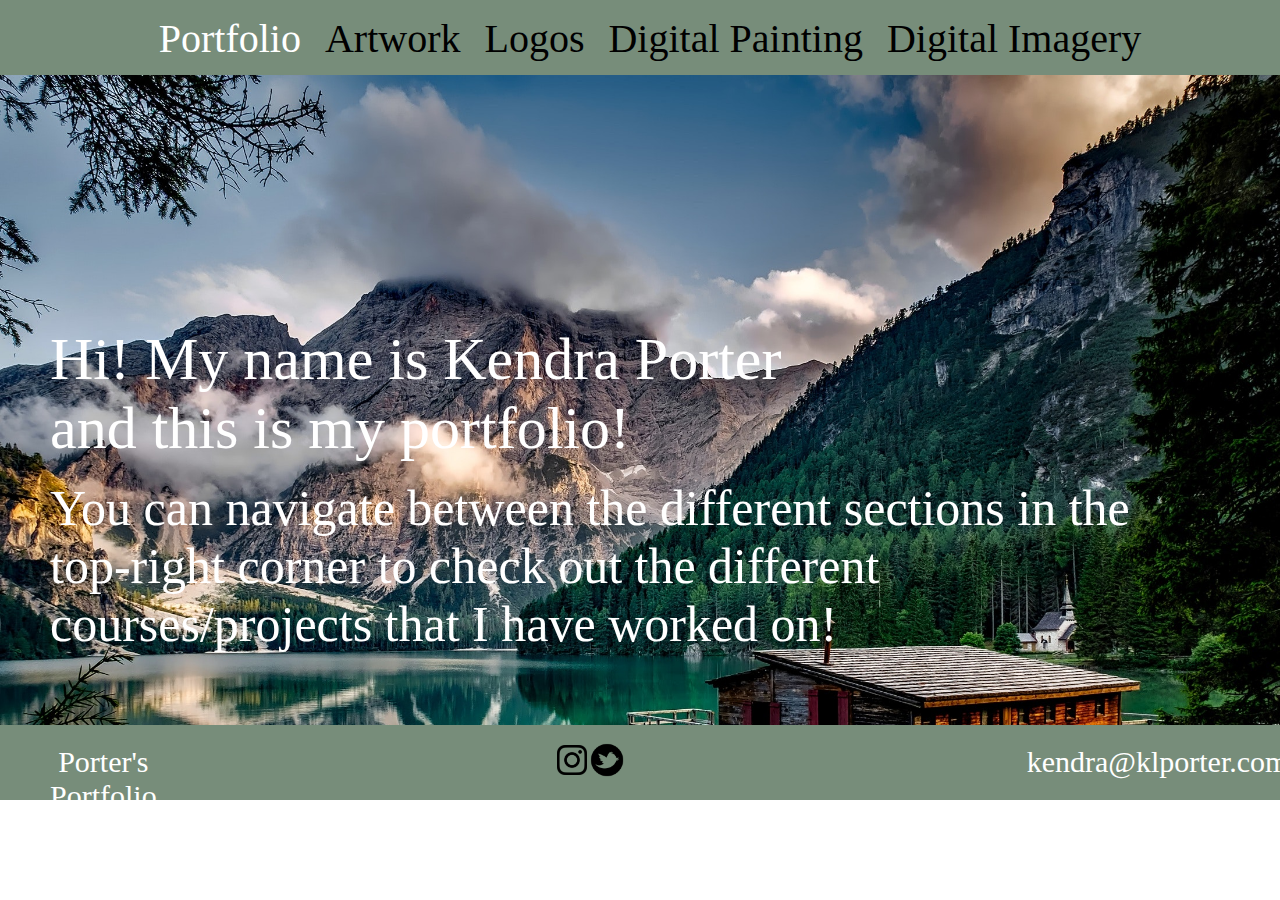
<file: index.html>
<!DOCTYPE html>
<html lang="en">
<head>
    <meta charset="UTF-8">
    <meta http-equiv="X-UA-Compatible" content="IE=edge">
    <meta name="viewport" content="width=device-width, initial-scale=1.0">
    <title>Portfolio</title>
    <link rel="stylesheet" href="./css/styles.css" />

</head>
<body>
    <nav>
        <a class="title-chosen" href="index.html">Portfolio</a>
        <a class="header-links" href="artwork.html">Artwork</a>
        <a class="header-links" href="logos.html">Logos</a>
        <a class="header-links" href="digital-painting.html">Digital Painting</a>
        <a class="header-links" href="digital-imagery.html">Digital Imagery</a>
    </nav>

    <div class="index-body">
        <h1 class="index-intro">Hi! My name is Kendra Porter<br>and this is my portfolio!</h1>
        <h3 class="index-para">You can navigate between the different sections in the<br> top-right corner to check out the different<br> courses/projects that I have worked on!</h3>
    </div>

    <footer>
        <h3 class="footer-title">Porter's Portfolio</h3>
        <a href="https://www.instagram.com/klporter1219/?hl=en"><img class="instagram-footer" src="images/instagram.png" alt="Instagram Logo"></a>
        <a href="https://twitter.com/klporter1219"><img class="twitter-footer" src="images/twitter.png" alt="Twitter Logo"></a>
        <h3 class="email">kendra@klporter.com</h3>
    </footer>
</body>
</html>
</file>
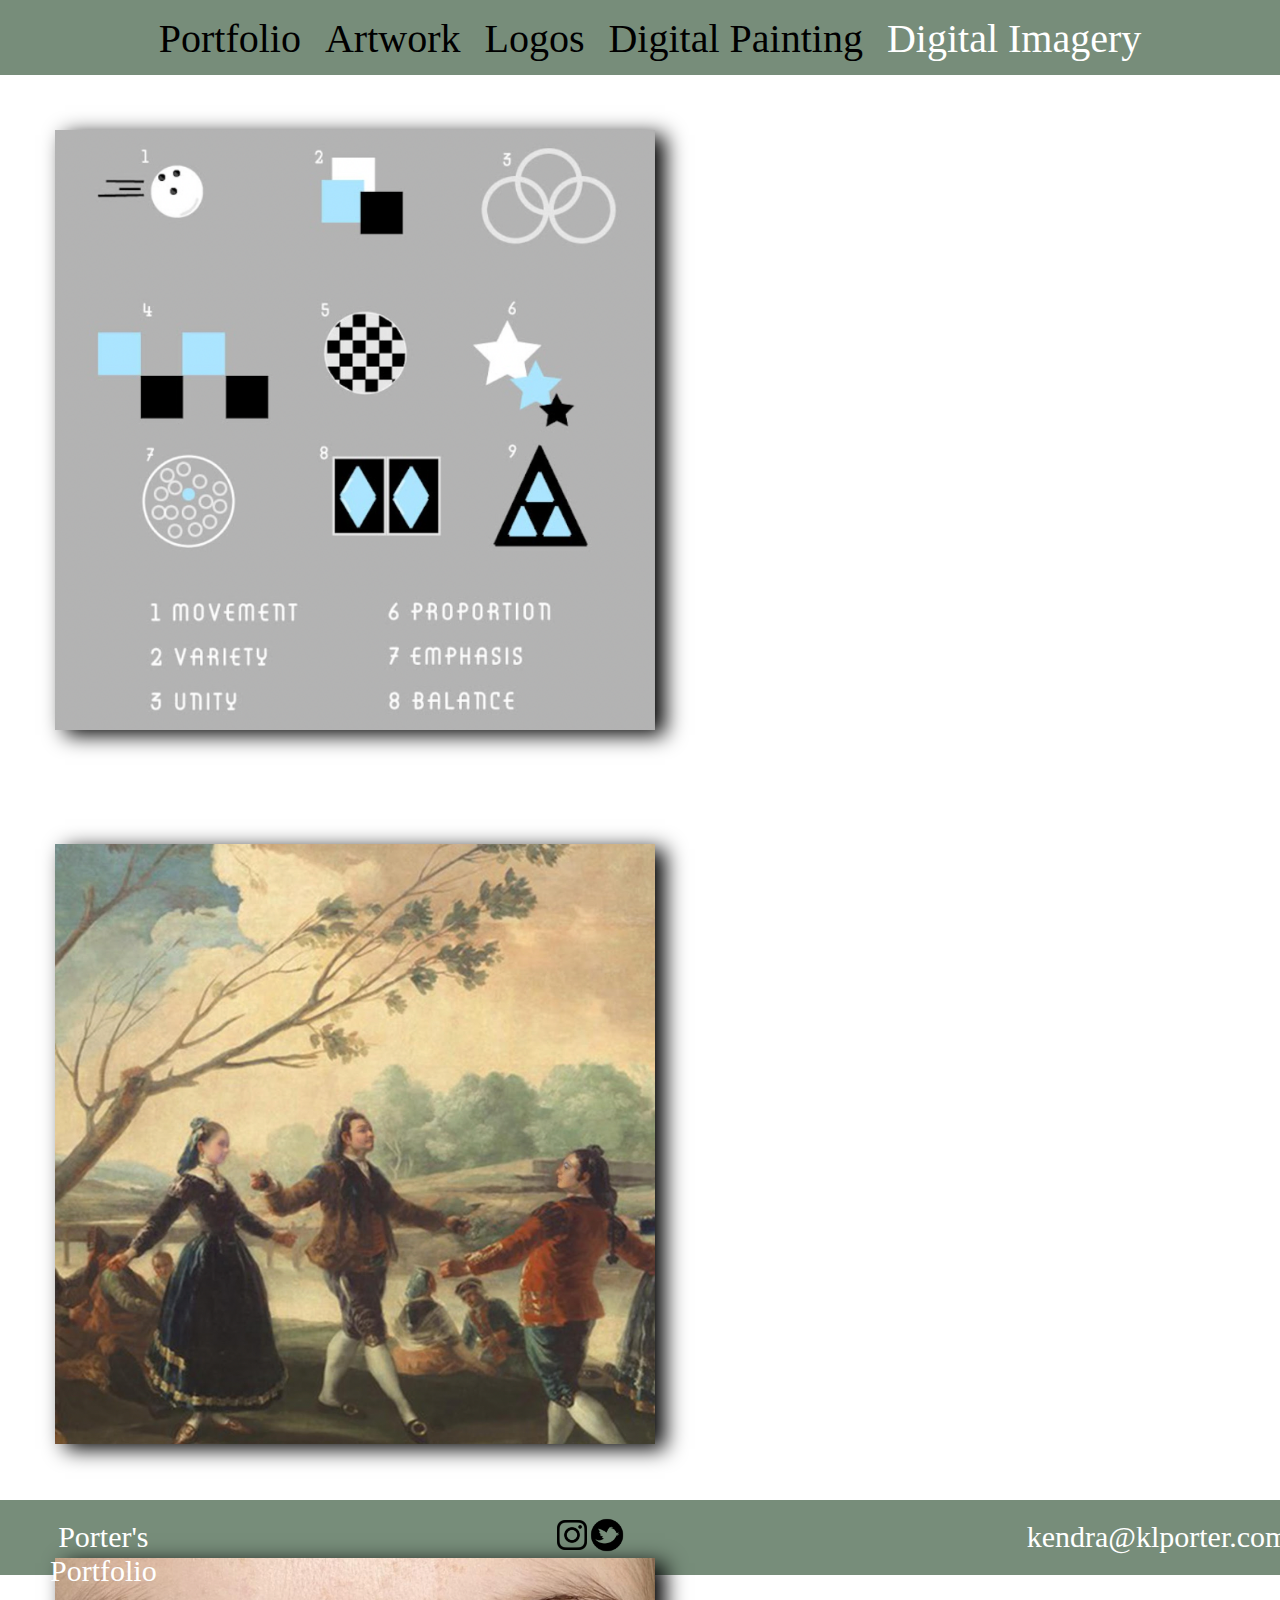
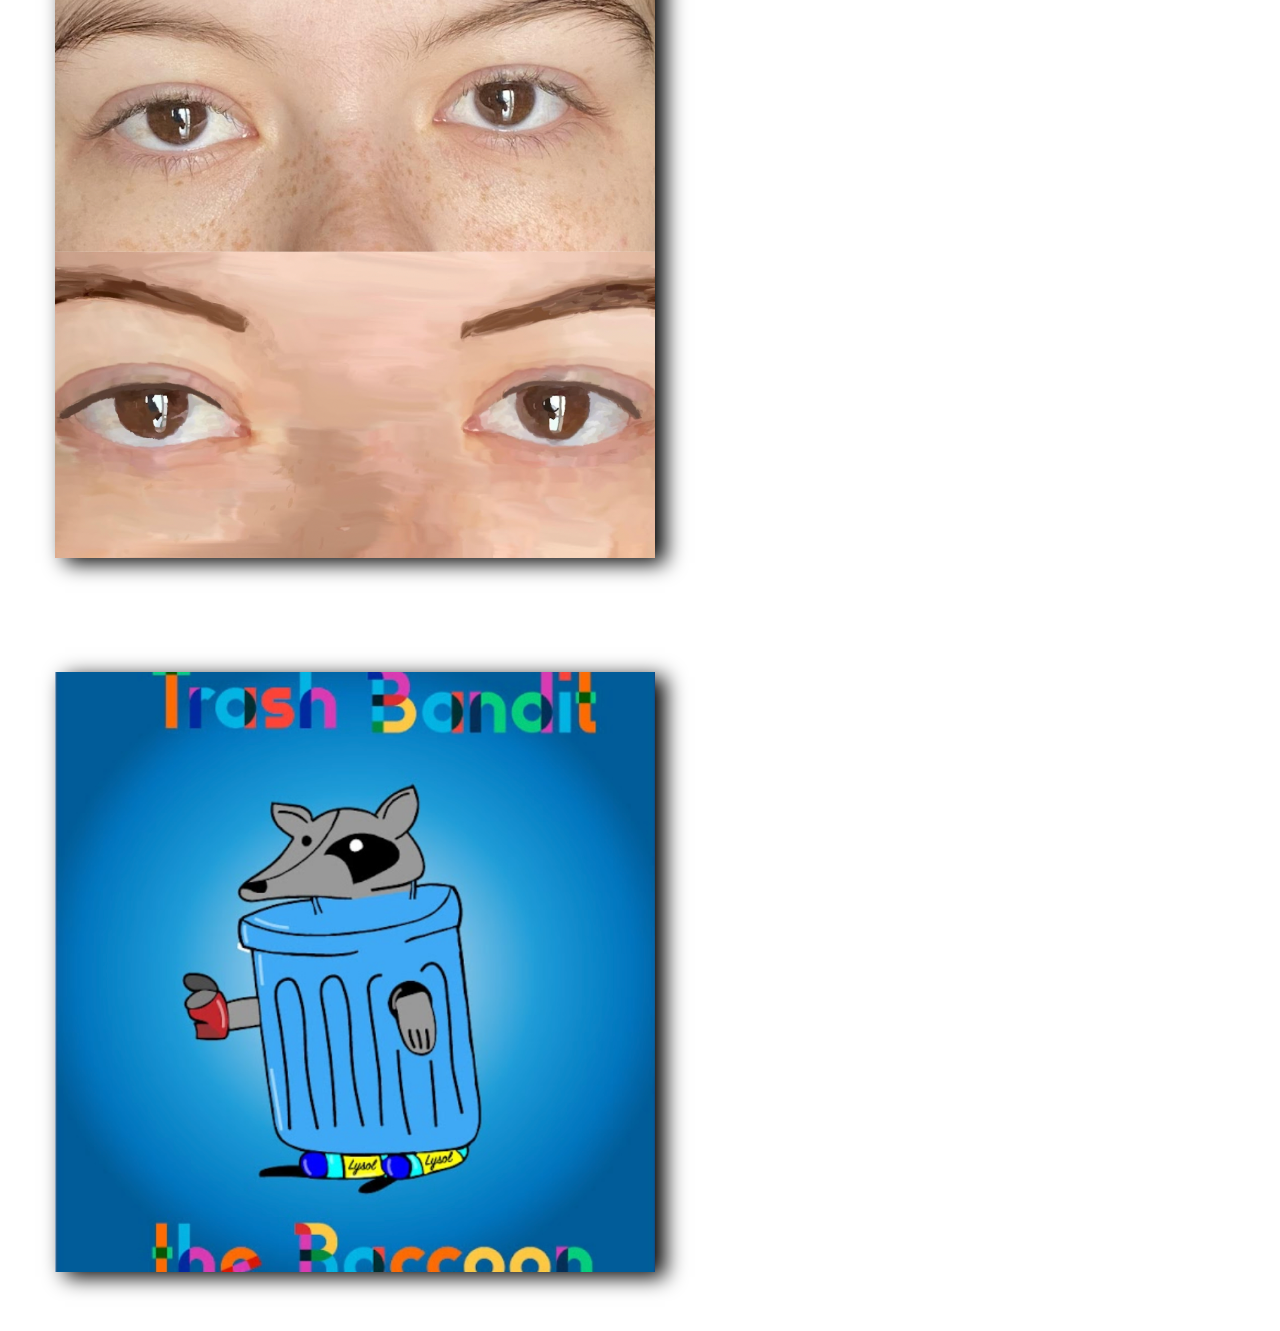
<file: digital-imagery.html>
<!DOCTYPE html>
<html lang="en">
<head>
    <meta charset="UTF-8">
    <meta http-equiv="X-UA-Compatible" content="IE=edge">
    <meta name="viewport" content="width=device-width, initial-scale=1.0">
    <title>Digital Imagery Course</title>
    <link rel="stylesheet" href="./css/styles.css" />
    
</head>
<body>
    <nav>
        <a class="header-links" href="index.html">Portfolio</a>
        <a class="header-links" href="artwork.html">Artwork</a>
        <a class="header-links" href="logos.html">Logos</a>
        <a class="header-links" href="digital-painting.html">Digital Painting</a>
        <a class="title-chosen" href="digital-imagery.html">Digital Imagery</a>
    </nav>

    <div class="digital-imagery-body">
        <img src="images/principles-of-design.png" alt="Principles Of Design Project" class="digital-imagery">
        <img src="images/time-travel.png" alt="Principles Of Design Project" class="digital-imagery">
        <img src="images/midterm-project.png" alt="Principles Of Design Project" class="digital-imagery">
        <img src="images/raccoon-bandit.png" alt="Raccoon Bandit" class="digital-imagery">
    </div>

    <footer>
        <h3 class="footer-title">Porter's Portfolio</h3>
        <a href="https://www.instagram.com/klporter1219/?hl=en"><img class="instagram-footer" src="images/instagram.png" alt="Instagram Logo"></a>
        <a href="https://twitter.com/klporter1219"><img class="twitter-footer" src="images/twitter.png" alt="Twitter Logo"></a>
        <h3 class="email">kendra@klporter.com</h3>
    </footer>
</body>
</html>
</file>
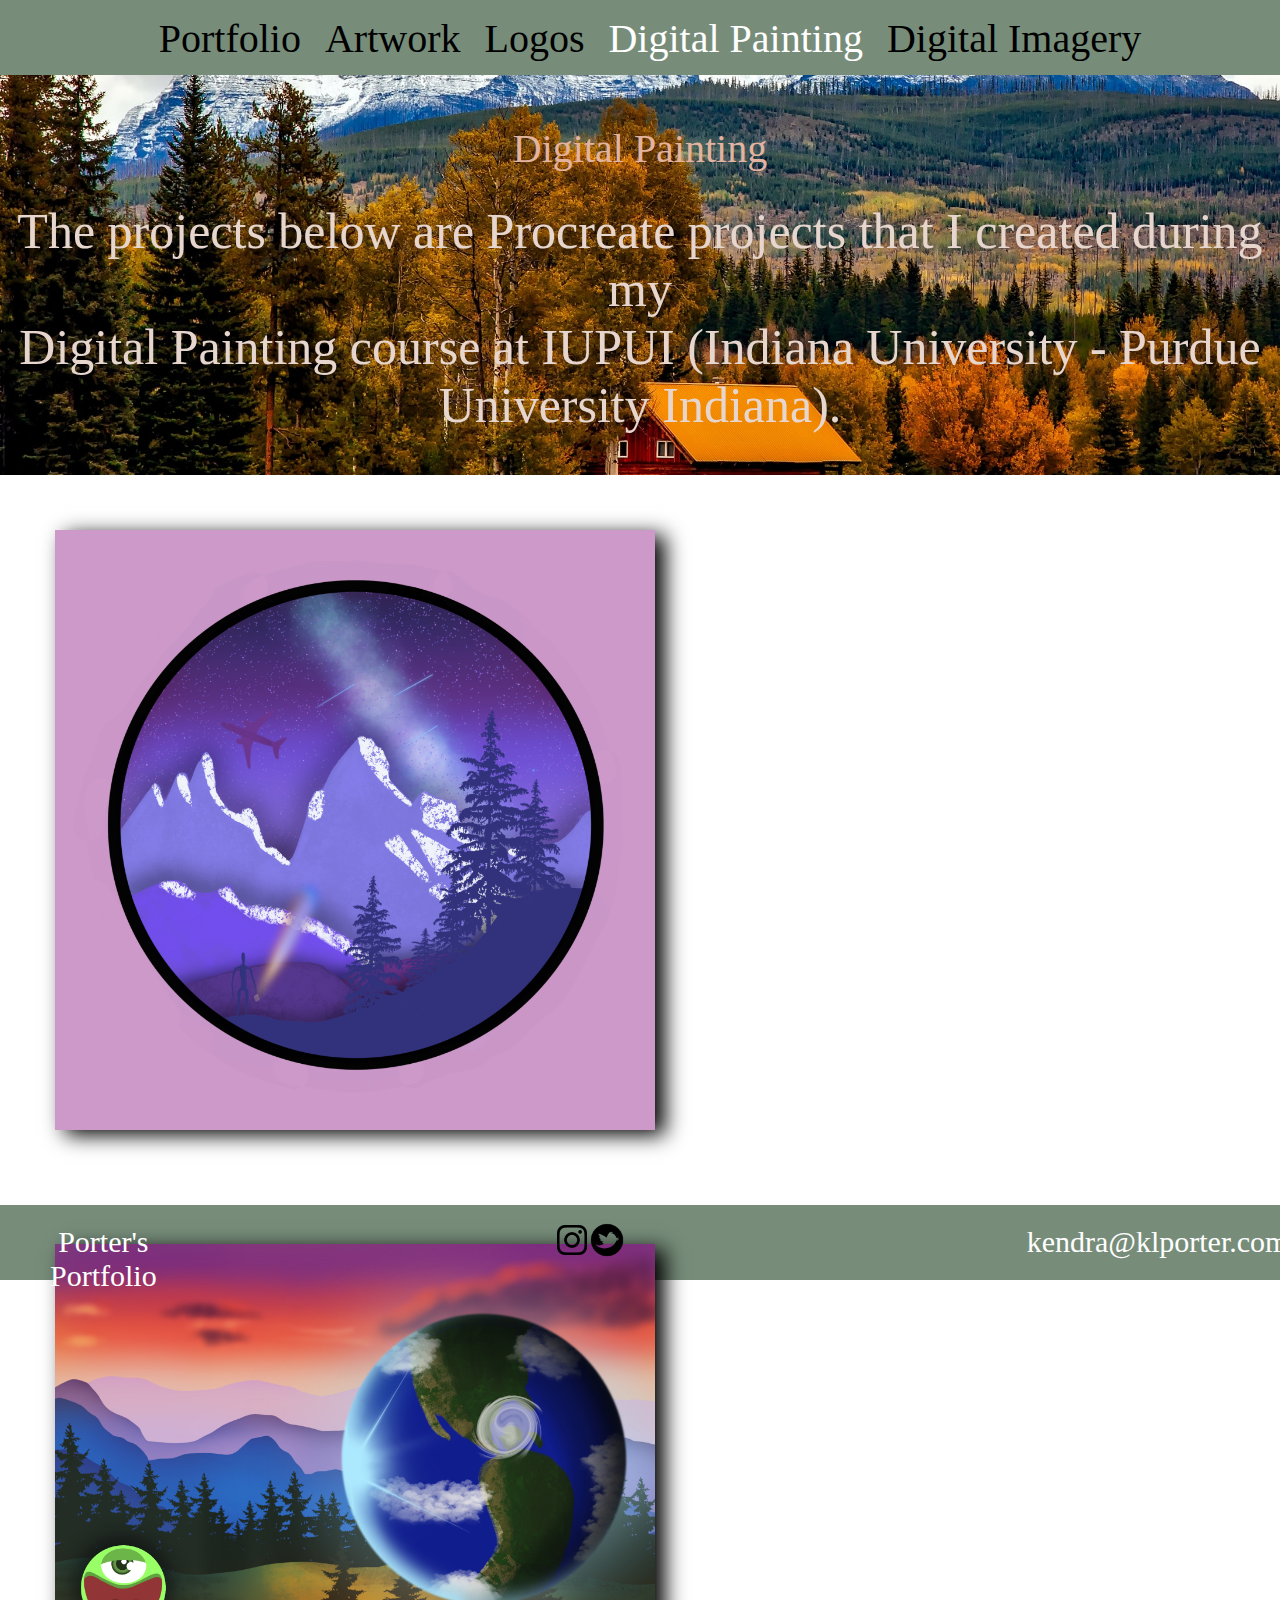
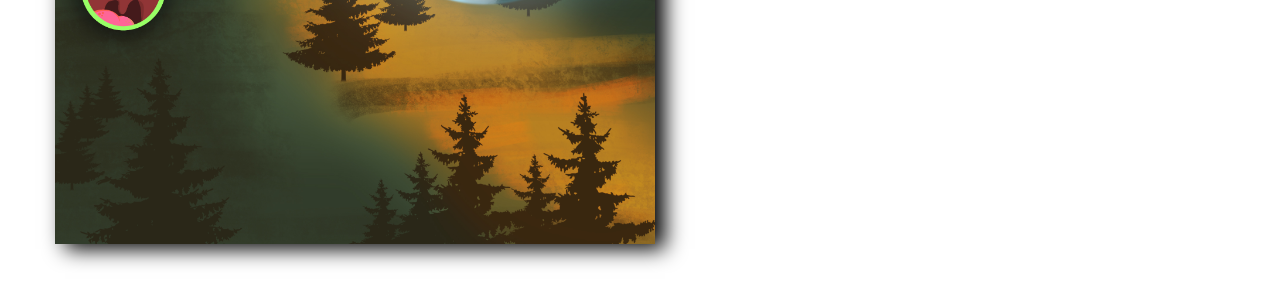
<file: digital-painting.html>
<!DOCTYPE html>
<html lang="en">
<head>
    <meta charset="UTF-8">
    <meta http-equiv="X-UA-Compatible" content="IE=edge">
    <meta name="viewport" content="width=device-width, initial-scale=1.0">
    <title>Digital Painting Course</title>
    <link rel="stylesheet" href="./css/styles.css" />
    
</head>
<body>
    <nav>
        <a class="header-links" href="index.html">Portfolio</a>
        <a class="header-links" href="artwork.html">Artwork</a>
        <a class="header-links" href="logos.html">Logos</a>
        <a class="title-chosen" href="digital-painting.html">Digital Painting</a>
        <a class="header-links" href="digital-imagery.html">Digital Imagery</a>
    </nav>

    <div class="digital-paragraph">
        <h6 class="subtitle-logos">Digital Painting</h6>
        <h1 class="digital-title">The projects below are Procreate projects that I created during my<br> Digital Painting course at IUPUI (Indiana University - Purdue<br> University Indiana).</h1>
    </div>

    <div class="digital-painting-body">
        <img src="images/Porter_Assignment5.jpeg" alt="Porter Assignment 5" class="digital-painting">
        <img src="images/Porter_Final.jpeg" alt="Porter Final" class="digital-painting">
    </div>

    <footer>
        <h3 class="footer-title">Porter's Portfolio</h3>
        <a href="https://www.instagram.com/klporter1219/?hl=en"><img class="instagram-footer" src="images/instagram.png" alt="Instagram Logo"></a>
        <a href="https://twitter.com/klporter1219"><img class="twitter-footer" src="images/twitter.png" alt="Twitter Logo"></a>
        <h3 class="email">kendra@klporter.com</h3>
    </footer>
</body>
</html>
</file>
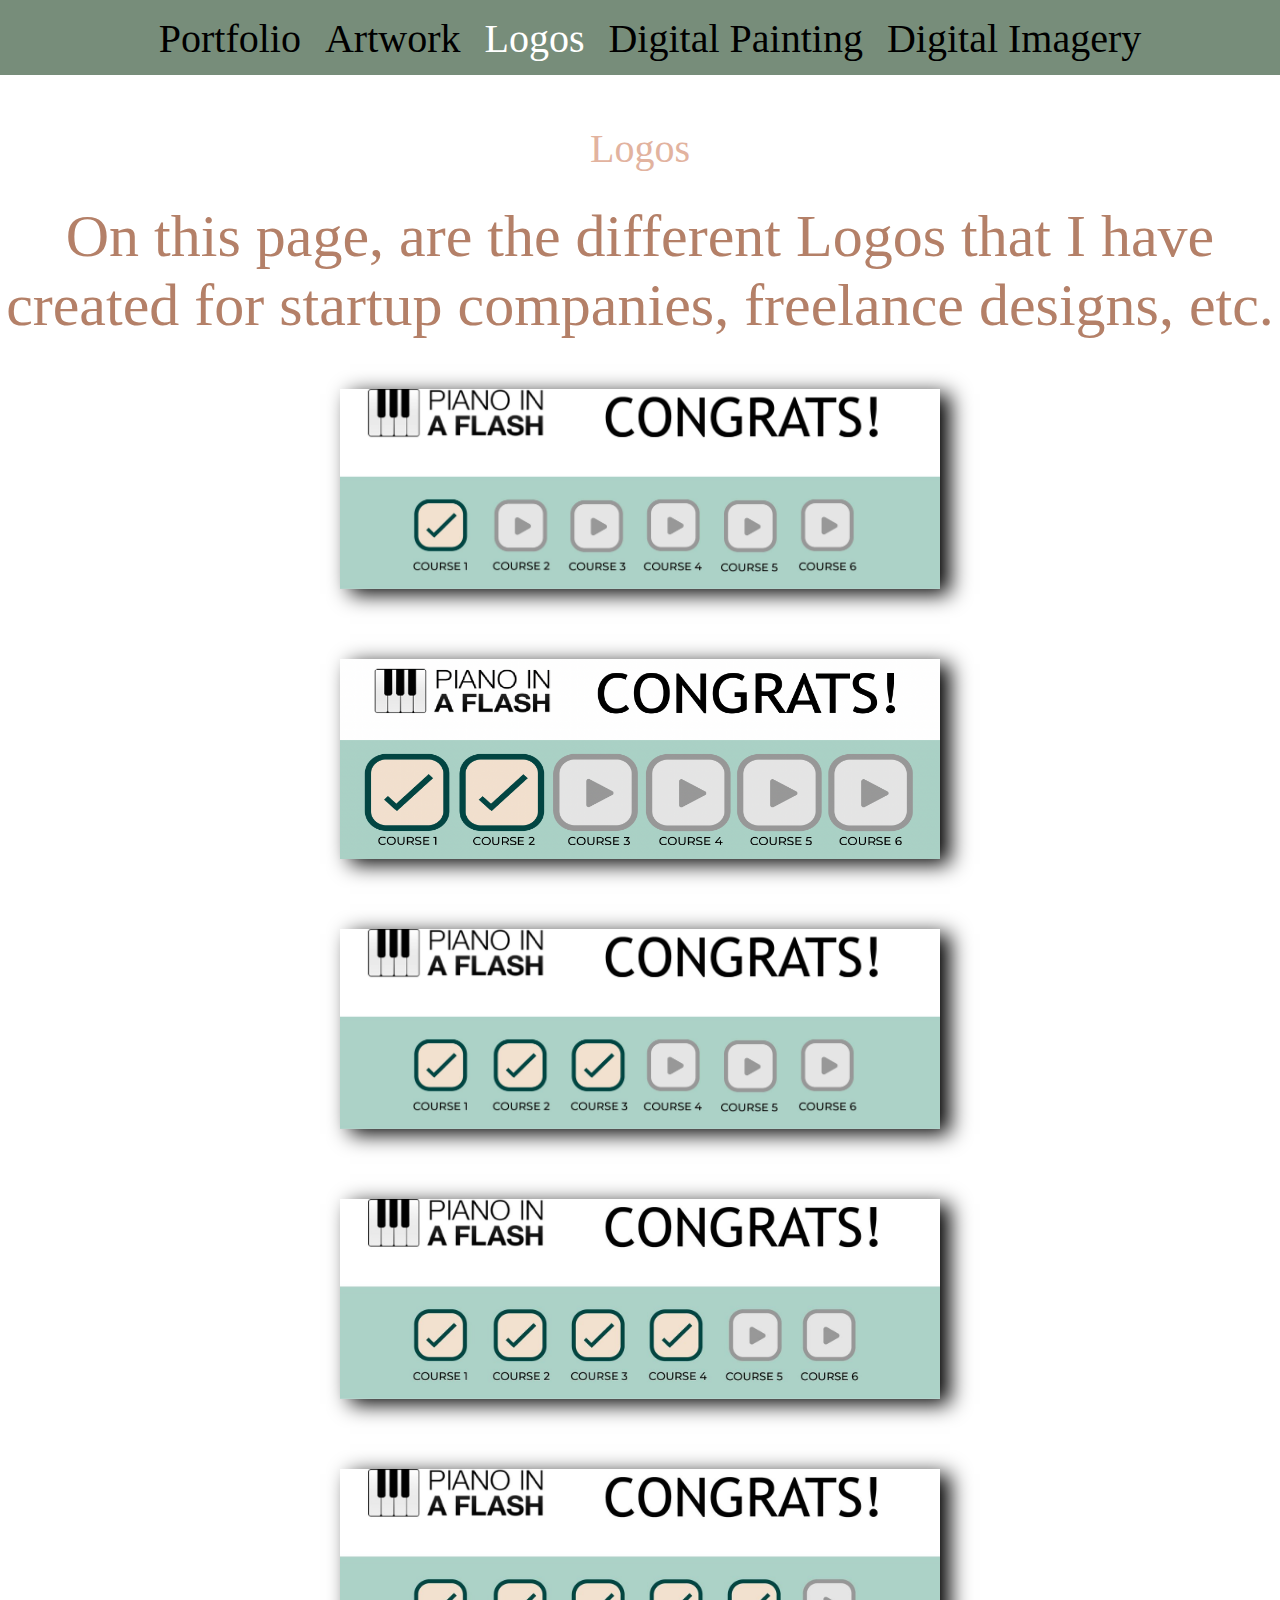
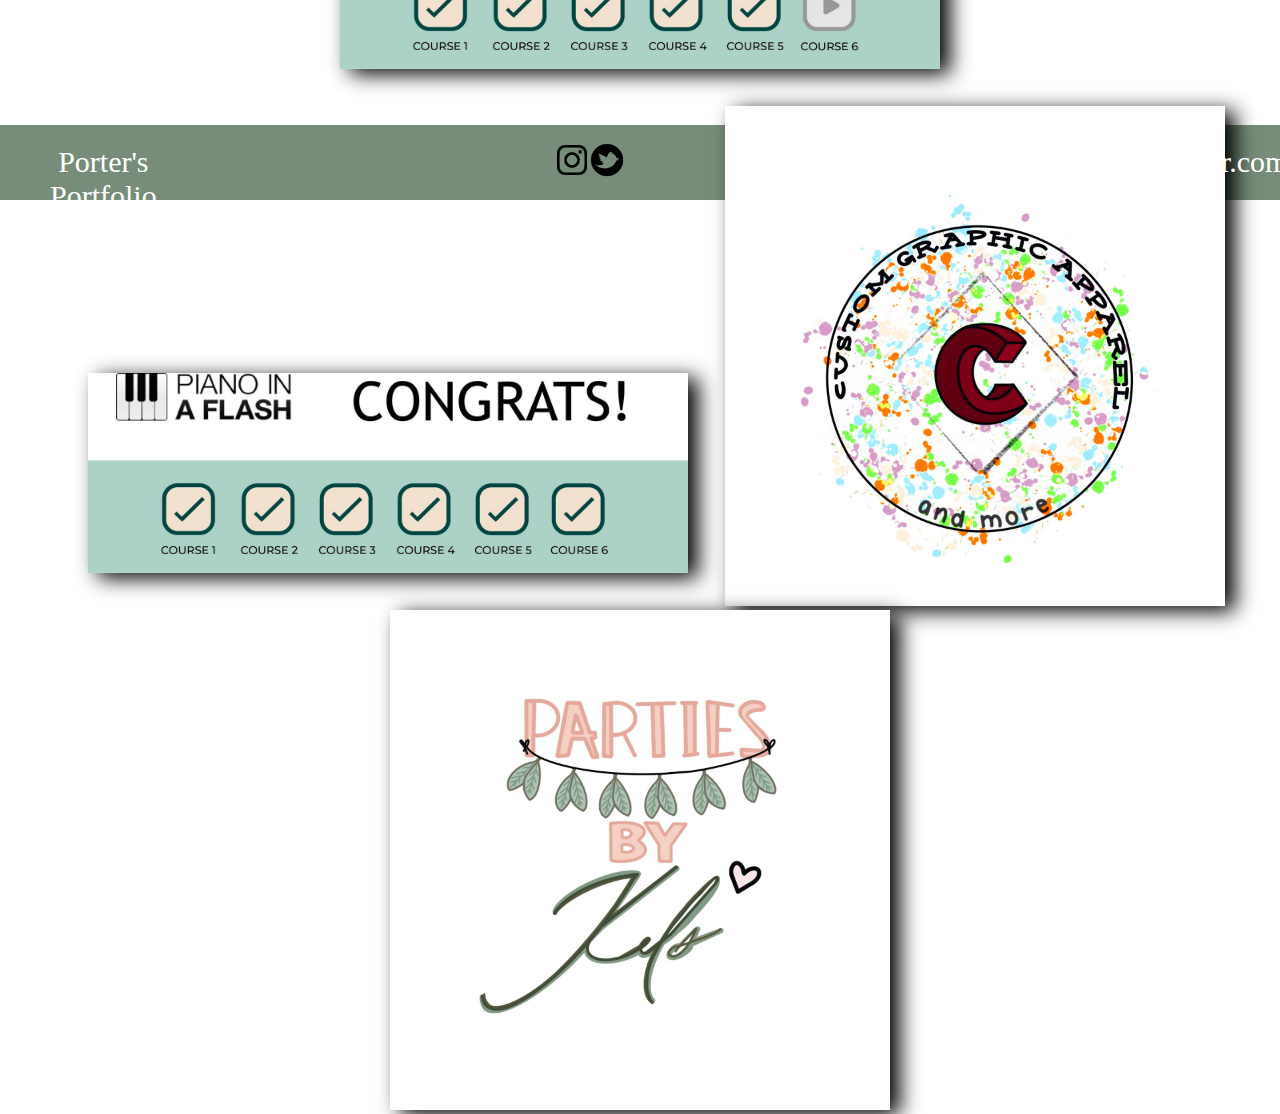
<file: logos.html>
<!DOCTYPE html>
<html lang="en">
<head>
    <meta charset="UTF-8">
    <meta http-equiv="X-UA-Compatible" content="IE=edge">
    <meta name="viewport" content="width=device-width, initial-scale=1.0">
    <title>Logos</title>
    <link rel="stylesheet" href="./css/styles.css" />

</head>
<body>
    <nav>
        <a class="header-links" href="index.html">Portfolio</a>
        <a class="header-links" href="artwork.html">Artwork</a>
        <a class="title-chosen" href="logos.html">Logos</a>
        <a class="header-links" href="digital-painting.html">Digital Painting</a>
        <a class="header-links" href="digital-imagery.html">Digital Imagery</a>
    </nav>

    <div class="logos-body">
        <h6 class="subtitle-logos">Logos</h6>
        <h2 class="title-logos">On this page, are the different Logos that I have<br> created for startup companies, freelance designs, etc.</h2>
        <img src="images/piaf1.jpg" alt="PIAF Email Banner" class="piaf">
        <img src="images/piaf2.png" alt="PIAF Email Banner" class="piaf">
        <img src="images/piaf3.jpg" alt="PIAF Email Banner" class="piaf">
        <img src="images/piaf4.jpeg" alt="PIAF Email Banner" class="piaf">
        <img src="images/piaf5.jpeg" alt="PIAF Email Banner" class="piaf">
        <img src="images/piaf6.jpeg" alt="PIAF Email Banner" class="piaf">
        <img src="images/cga.jpeg" alt="CGA Logo" class="logo">
        <img src="images/parties.jpeg" alt="Parties by Kels Logo" class="logo">
    </div>

    <footer>
        <h3 class="footer-title">Porter's Portfolio</h3>
        <a href="https://www.instagram.com/klporter1219/?hl=en"><img class="instagram-footer" src="images/instagram.png" alt="Instagram Logo"></a>
        <a href="https://twitter.com/klporter1219"><img class="twitter-footer" src="images/twitter.png" alt="Twitter Logo"></a>
        <h3 class="email">kendra@klporter.com</h3>
    </footer>
</body>
</html>
</file>
<file: css/styles.css>
/* Reset */
* {
  margin: 0;
  padding: 0;
  box-sizing: border-box;
}
html,
body {
  height: 100%;
}
h1,
h2,
h3,
h4,
h5,
h6,
p {
  margin-bottom: 16px;
}

/* Nav */
nav {
  width: 100%;
  height: 75px;
  background-color: #778d7a;
  text-align: center;
  padding: 15px;
}

.title-chosen {
  font-size: 40px;
  font-weight: lighter;
  color: white;
  text-decoration: none;
  margin-left: 20px;
}

.header-links {
  font-size: 40px;
  font-weight: lighter;
  color: black;
  text-decoration: none;
  margin-left: 20px;
}
.header-links-chosen {
  font-size: 40px;
  font-weight: lighter;
  color: white;
  text-decoration: none;
}

.instagram-header {
  width: 30px;
  height: 30px;
  margin-top: 20px;
}

.twitter-header {
  width: 40px;
  height: 40px;
}

/* Home page */
.index-body {
  background-image: url("../images/index.jpeg");
  background-size: cover;
  width: 100%;
  height: 650px;
}

.index-intro {
  font-size: 60px;
  color: white;
  font-weight: lighter;
  padding-top: 250px;
  padding-left: 50px;
}

.index-para {
  font-size: 50px;
  color: white;
  font-weight: lighter;
  /* padding-top: 100px; */
  padding-left: 50px;
}

/* Artwork page */
.artwork-body {
  width: 100%;
  height: 3850px;
}

.artwork {
  width: 400px;
  height: 400px;
  box-shadow: 10px 5px 20px black;
  margin: 37px;
}

/* Logos page */
.logos-body {
  width: 100%;
  height: 1650px;
  text-align: center;
}

.subtitle-logos {
  font-size: 40px;
  font-weight: lighter;
  color: #e2b39f;
  text-align: center;
  padding-top: 50px;
}

.title-logos {
  font-size: 60px;
  font-weight: lighter;
  color: #b48068;
  text-align: center;
  margin-top: 30px;
}

.piaf {
  width: 600px;
  height: 200px;
  box-shadow: 10px 5px 20px black;
  margin: 33px;
}

.logo {
  width: 500px;
  height: 500px;
  box-shadow: 10px 5px 20px black;
}

/* digital painting page */
.digital-paragraph {
  background-image: url("../images/index-backg.jpeg");
  background-size: cover;
  background-position-y: -100px;
  width: 100%;
  height: 400px;
  text-align: center;
}

.digital-title {
  font-size: 50px;
  font-weight: lighter;
  color: #e7d6ce;
  margin-top: 30px;
}

.digital-painting {
  width: 600px;
  height: 600px;
  box-shadow: 10px 5px 20px black;
  margin: 55px;
}

.digital-painting-body {
  width: 100%;
  height: 730px;
}

/* digital imagery page */
.digital-imagery {
  width: 600px;
  height: 600px;
  box-shadow: 10px 5px 20px black;
  margin: 55px;
  object-fit: cover;
}

.digital-imagery-body {
  width: 100%;
  height: 1425px;
}

/* Footer */
footer {
  width: 100%;
  height: 75px;
  background-color: #778d7a;
  text-align: center;
  display: flex;
}

.footer-title {
  font-size: 30px;
  color: white;
  font-weight: lighter;
  margin-top: 20px;
  margin-left: 50px;
}

.instagram-footer {
  width: 30px;
  height: 30px;
  margin-top: 20px;
  margin-left: 400px;
}

.twitter-footer {
  width: 40px;
  height: 40px;
  margin-top: 15px;
}

.email {
  font-size: 30px;
  color: white;
  font-weight: lighter;
  margin-top: 20px;
  margin-left: 400px;
}
</file>
